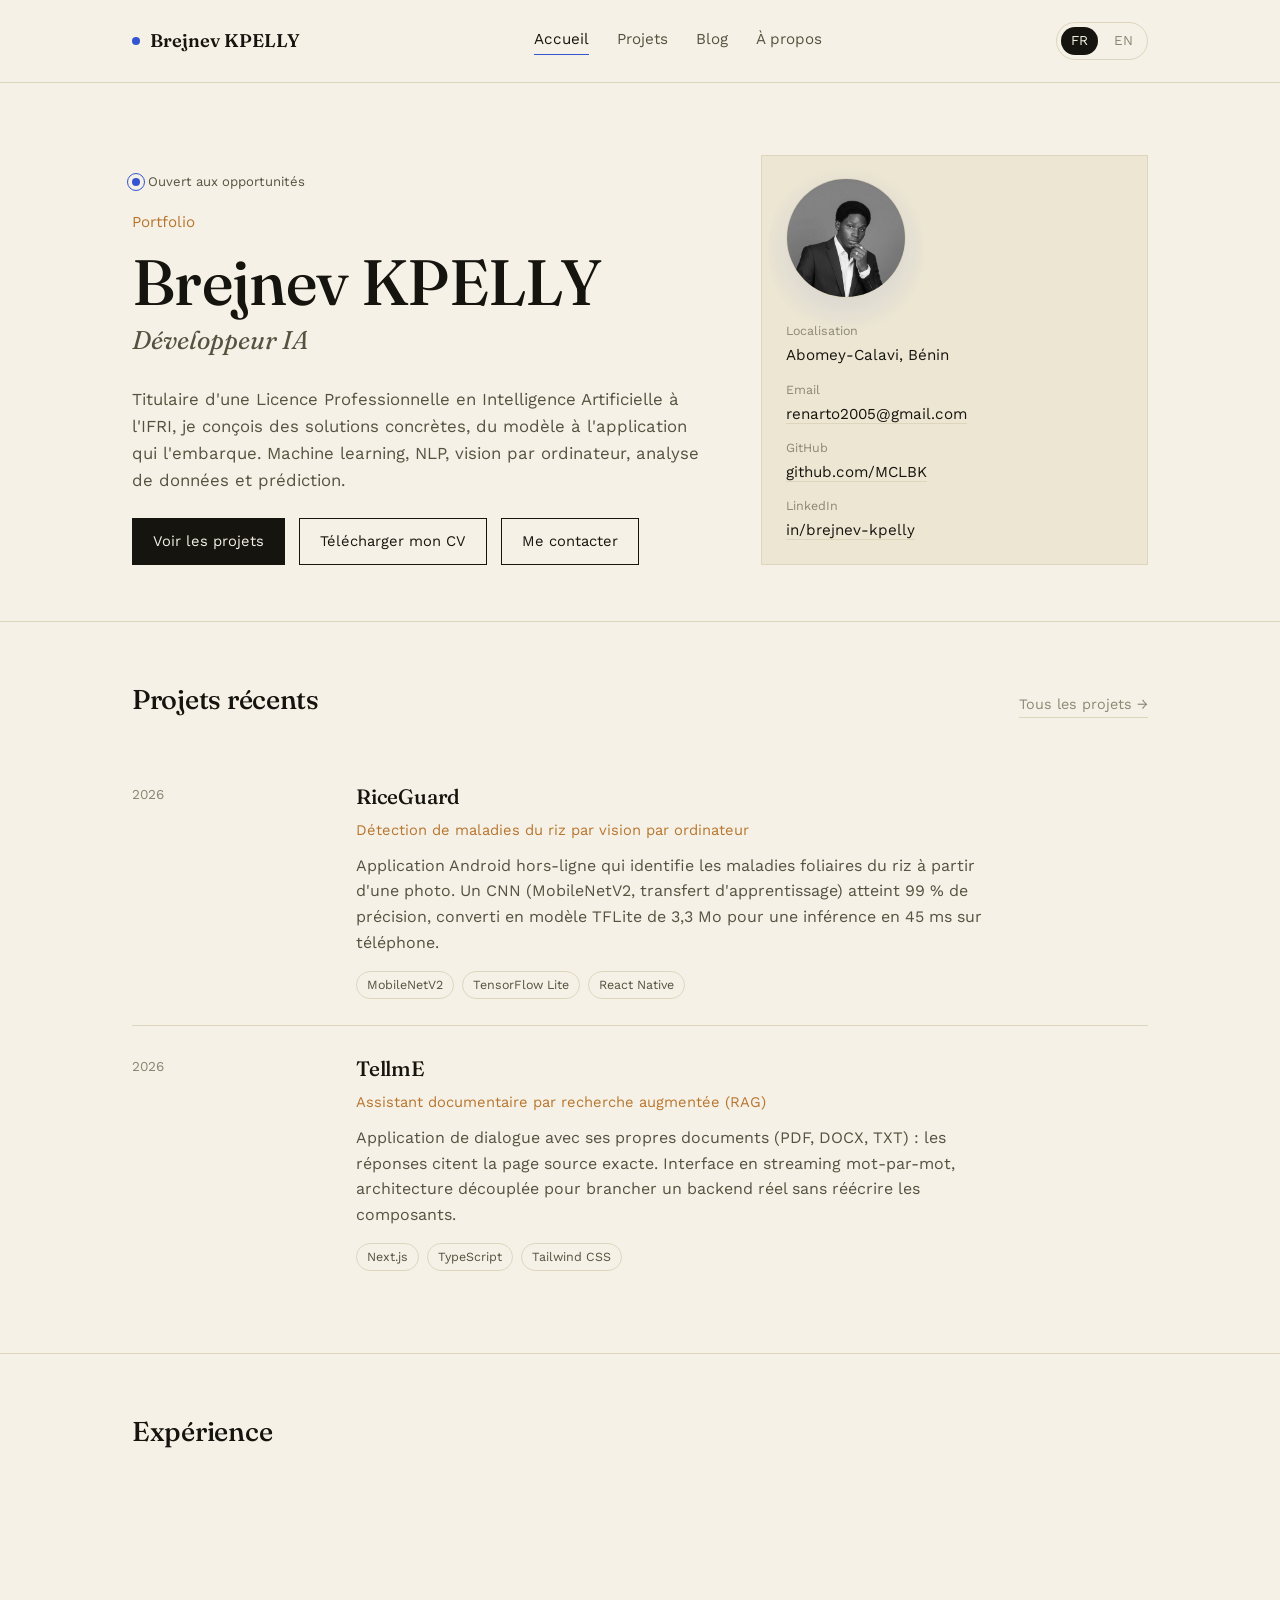
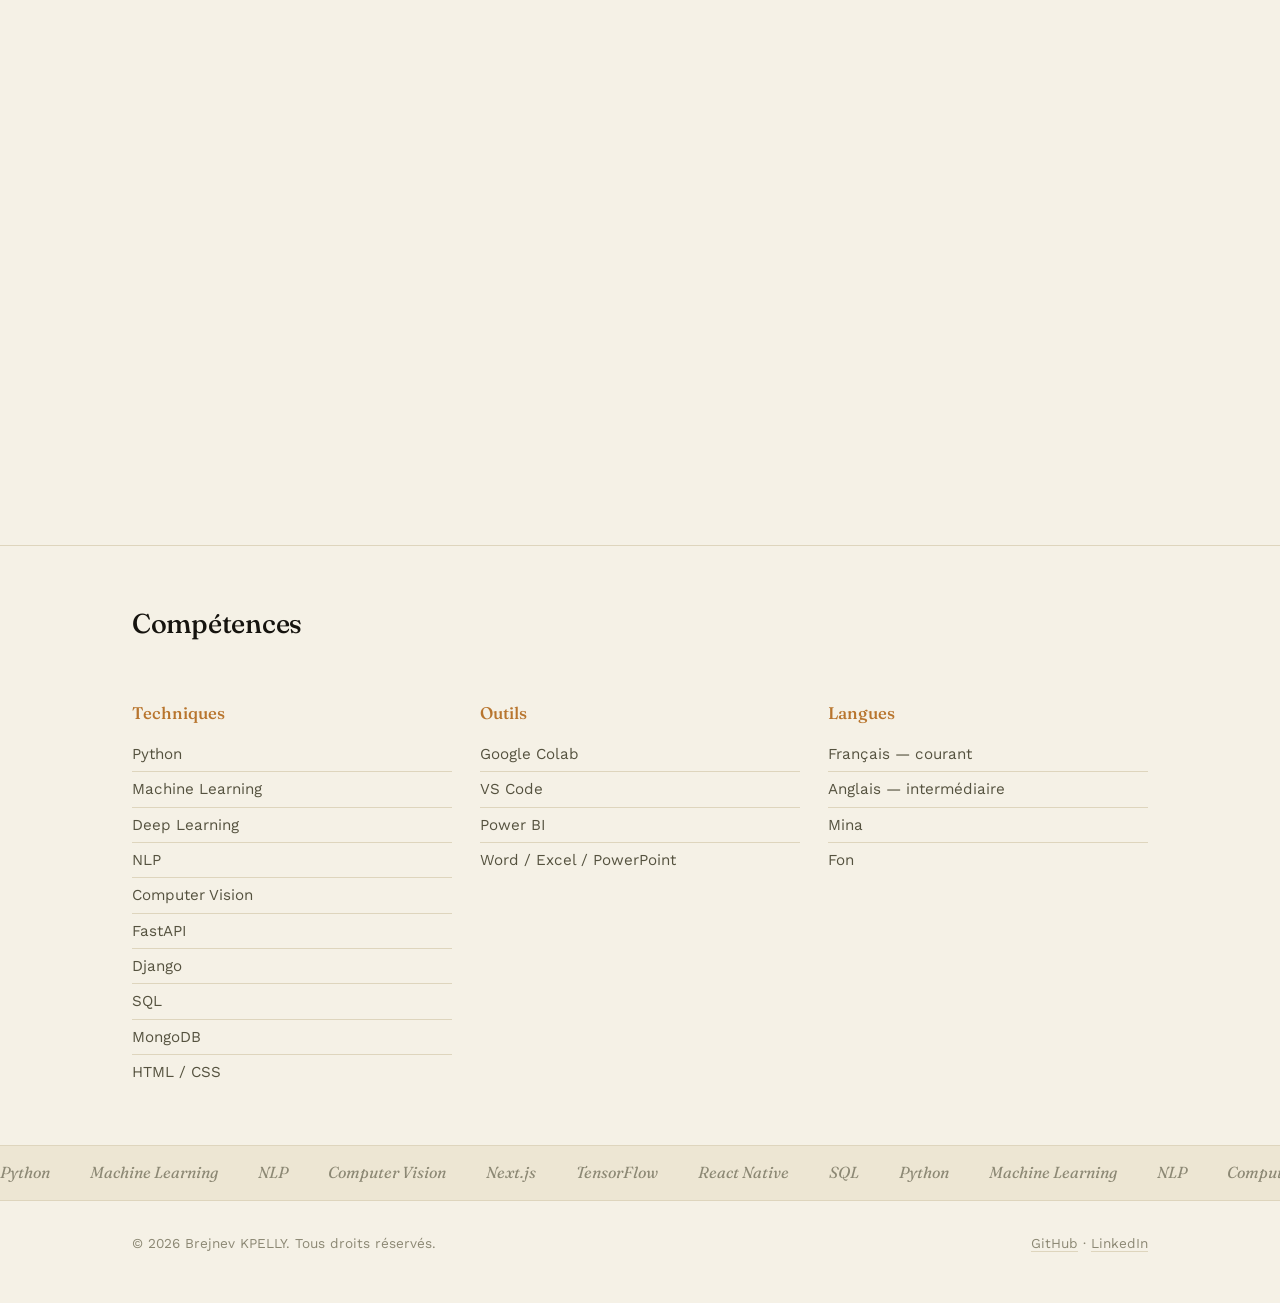
<file: index.html>
<!DOCTYPE html>
<html lang="fr">
<head>
<meta charset="UTF-8">
<meta name="viewport" content="width=device-width, initial-scale=1.0">
<title>Brejnev KPELLY — Développeur IA</title>
<meta name="description" content="Brejnev KPELLY, développeur IA basé à Abomey-Calavi, Bénin. Machine learning, NLP, vision par ordinateur, développement full-stack.">
<link rel="icon" href="data:,">
<link rel="stylesheet" href="css/style.css">
</head>
<body>

<header class="site">
  <div class="shell">
    <a href="index.html" class="mark"><span class="dot"></span>Brejnev KPELLY</a>
    <nav class="primary">
      <a href="index.html" data-i18n="nav.home">Accueil</a>
      <a href="projects.html" data-i18n="nav.projects">Projets</a>
      <a href="blog.html" data-i18n="nav.blog">Blog</a>
      <a href="about.html" data-i18n="nav.about">À propos</a>
    </nav>
    <div class="lang-toggle">
      <button data-lang="fr">FR</button>
      <button data-lang="en">EN</button>
    </div>
  </div>
</header>

<section class="hero" style="border-bottom:1px solid var(--line); padding-bottom:56px;">
  <div class="shell">
    <div>
      <span class="status-pill"><span class="ping"></span><span data-i18n="hero.status">Ouvert aux opportunités</span></span>
      <span class="hero-eyebrow" data-i18n="hero.eyebrow">Portfolio</span>
      <h1>Brejnev KPELLY</h1>
      <p class="role" data-i18n="hero.role">Développeur IA </p>
      <p class="intro" data-i18n="hero.intro">Titulaire d'une Licence Professionnelle en Intelligence Artificielle à l'IFRI, je conçois des solutions concrètes, du modèle à l'application qui l'embarque. Machine learning, NLP, vision par ordinateur, analyse de données et prédiction.</p>
      <div class="hero-cta">
        <a class="btn primary" href="projects.html" data-i18n="hero.cta_projects">Voir les projets</a>
        <a class="btn" href="assets/CV_KPELLY_Brejnev.pdf" download data-i18n="hero.cta_cv">Télécharger mon CV</a>
        <a class="btn" href="about.html#contact" data-i18n="hero.cta_contact">Me contacter</a>
      </div>
    </div>
    <div class="hero-panel">
      <span class="avatar-wrap"><img class="avatar" src="assets\IMG_3068.jpeg" alt="Brejnev KPELLY"></span>
      <dl>
        <dt data-i18n="hero.location">Localisation</dt>
        <dd data-i18n="hero.location_value">Abomey-Calavi, Bénin</dd>
        <dt data-i18n="hero.email">Email</dt>
        <dd><a href="mailto:renarto2005@gmail.com">renarto2005@gmail.com</a></dd>
        <dt data-i18n="hero.github">GitHub</dt>
        <dd><a href="https://github.com/MCLBK" target="_blank" rel="noopener">github.com/MCLBK</a></dd>
        <dt data-i18n="hero.linkedin">LinkedIn</dt>
        <dd><a href="https://www.linkedin.com/in/brejnev-kpelly-991918427" target="_blank" rel="noopener">in/brejnev-kpelly</a></dd>
      </dl>
    </div>
  </div>
</section>

<section>
  <div class="shell">
    <div class="section-head">
      <h2 data-i18n="home.projects.title">Projets récents</h2>
      <a class="see-all" href="projects.html" data-i18n="home.projects.see_all">Tous les projets →</a>
    </div>
    <ul class="entry-list">
      <li class="entry">
        <span class="when">2026</span>
        <div>
          <h3 data-i18n="p.riceguard.title">RiceGuard</h3>
          <span class="role" data-i18n="p.riceguard.role">Détection de maladies du riz par vision par ordinateur</span>
          <p data-i18n="p.riceguard.desc">Application Android hors-ligne qui identifie les maladies foliaires du riz à partir d'une photo. Un CNN (MobileNetV2, transfert d'apprentissage) atteint 99 % de précision, converti en modèle TFLite de 3,3 Mo pour une inférence en 45 ms sur téléphone.</p>
          <div class="tags"><span>MobileNetV2</span><span>TensorFlow Lite</span><span>React Native</span></div>
        </div>
      </li>
      <li class="entry">
        <span class="when">2026</span>
        <div>
          <h3 data-i18n="p.tellme.title">TellmE</h3>
          <span class="role" data-i18n="p.tellme.role">Assistant documentaire par recherche augmentée (RAG)</span>
          <p data-i18n="p.tellme.desc">Application de dialogue avec ses propres documents (PDF, DOCX, TXT) : les réponses citent la page source exacte. Interface en streaming mot-par-mot, architecture découplée pour brancher un backend réel sans réécrire les composants.</p>
          <div class="tags"><span>Next.js</span><span>TypeScript</span><span>Tailwind CSS</span></div>
        </div>
      </li>

           <!-- Commentaire
     <li class="entry">
        <span class="when">2026</span>
        <div>
          <h3 data-i18n="p.ayestream.title">AyeStream</h3>
          <span class="role" data-i18n="p.ayestream.role">Marketplace SaaS de vente d'abonnements</span>
          <p data-i18n="p.ayestream.desc">Plateforme de vente d'abonnements streaming et outils IA, avec attribution automatique et sécurisée des comptes, paiement en ligne vérifié par signature, panneau d'administration complet.</p>
          <div class="tags"><span>Next.js</span><span>Supabase</span><span>Paiement en ligne</span></div>
        </div>
      </li>
      -->

    </ul>
  </div>
</section>

<section>
  <div class="shell">
    <div class="section-head">
      <h2 data-i18n="home.experience.title">Expérience</h2>
    </div>
    <ul class="entry-list">
      <li class="entry">
        <span class="when" data-i18n="exp1.when">Mai 2025 – Août 2025</span>
        <div>
          <h3 data-i18n="exp1.role">Stagiaire Développeur IA</h3>
          <span class="role" data-i18n="exp1.org">Ministère de l'Économie et des Finances, Cotonou</span>
          <p data-i18n="exp1.desc">Développement d'un système intelligent de gestion des missions officielles ; analyse et modélisation de données pour l'optimisation budgétaire ; intégration d'outils de prédiction des coûts en appui à la décision.</p>
        </div>
      </li>
      <li class="entry">
        <span class="when" data-i18n="exp2.when">Août 2024 – Septembre 2024</span>
        <div>
          <h3 data-i18n="exp2.role">Stagiaire Développeur IA</h3>
          <span class="role" data-i18n="exp2.org">Holding Bourjon Investment, Cotonou</span>
          <p data-i18n="exp2.desc">Contribution à un chatbot intelligent pour une application de mentorat ; création d'une application de traitement automatique de factures ; entraînement d'un modèle de prédiction.</p>
        </div>
      </li>
      <li class="entry">
        <span class="when" data-i18n="exp0.when">2026</span>
        <div>
          <h3 data-i18n="exp0.role">Stagiaire en développement d'agents IA</h3>
          <span class="role" data-i18n="exp0.org">PULSIA Group</span>
          <p data-i18n="exp0.desc">Développement d'un agent IA dédié à la réservation de voyages.</p>
        </div>
      </li>
    </ul>
  </div>
</section>

<section>
  <div class="shell">
    <div class="section-head">
      <h2 data-i18n="home.skills.title">Compétences</h2>
    </div>
    <div class="skills-grid">
      <div>
        <h4 data-i18n="skills.tech">Techniques</h4>
        <ul>
          <li>Python</li><li>Machine Learning</li><li>Deep Learning</li><li>NLP</li><li>Computer Vision</li><li>FastAPI</li><li>Django</li><li>SQL</li><li>MongoDB</li><li>HTML / CSS</li>
        </ul>
      </div>
      <div>
        <h4 data-i18n="skills.tools">Outils</h4>
        <ul>
          <li>Google Colab</li><li>VS Code</li><li>Power BI</li><li>Word / Excel / PowerPoint</li>
        </ul>
      </div>
      <div>
        <h4 data-i18n="skills.lang">Langues</h4>
        <ul>
          <li>Français — courant</li><li>Anglais — intermédiaire</li><li>Mina</li><li>Fon</li>
        </ul>
      </div>
    </div>
  </div>
</section>

<div class="marquee"><div class="marquee-track">
  <span>Python</span><span>Machine Learning</span><span>NLP</span><span>Computer Vision</span><span>Next.js</span><span>TensorFlow</span><span>React Native</span><span>SQL</span>
  <span>Python</span><span>Machine Learning</span><span>NLP</span><span>Computer Vision</span><span>Next.js</span><span>TensorFlow</span><span>React Native</span><span>SQL</span>
</div></div>
<footer class="site">
  <div class="shell">
    <span>© 2026 Brejnev KPELLY. <span data-i18n="footer.rights">Tous droits réservés.</span></span>
    <span><a href="https://github.com/MCLBK" target="_blank" rel="noopener">GitHub</a> · <a href="https://www.linkedin.com/in/brejnev-kpelly-991918427" target="_blank" rel="noopener">LinkedIn</a></span>
  </div>
</footer>

<script src="js/main.js"></script>
</body>
</html>
</file>
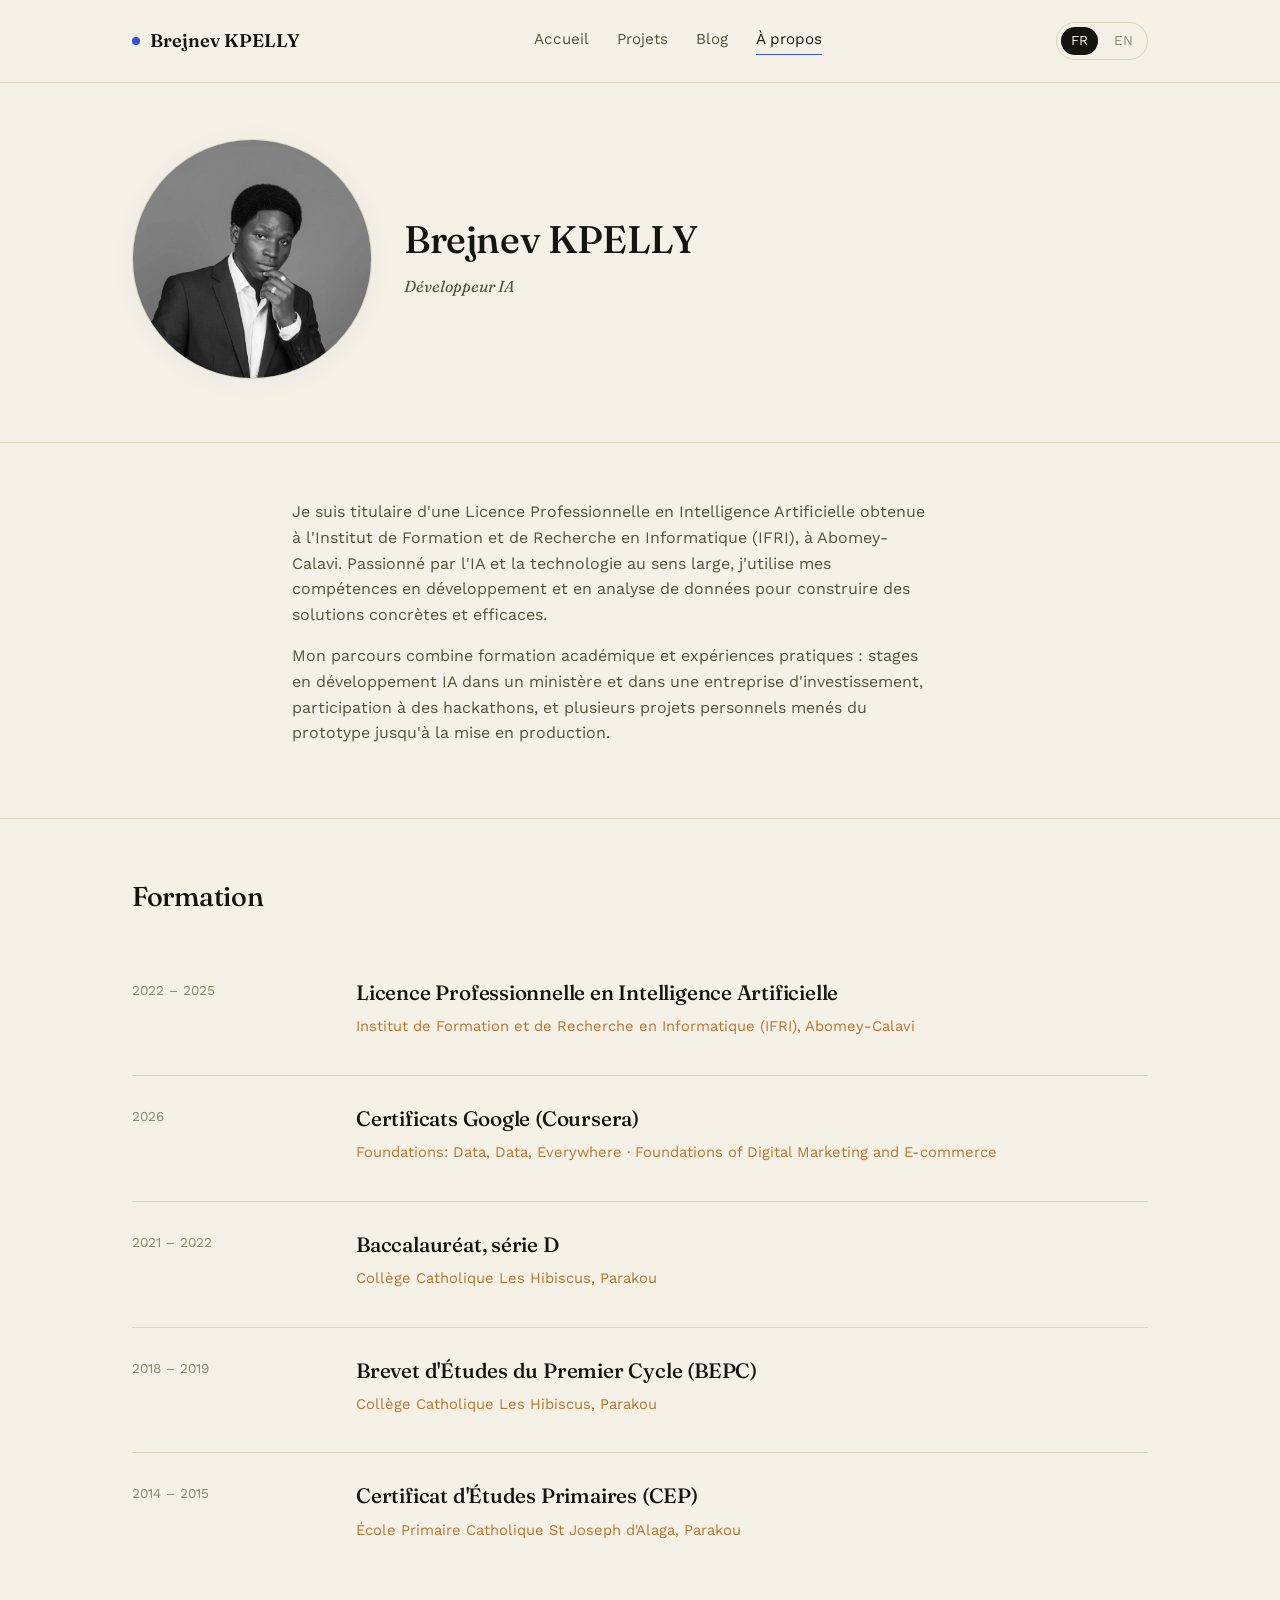
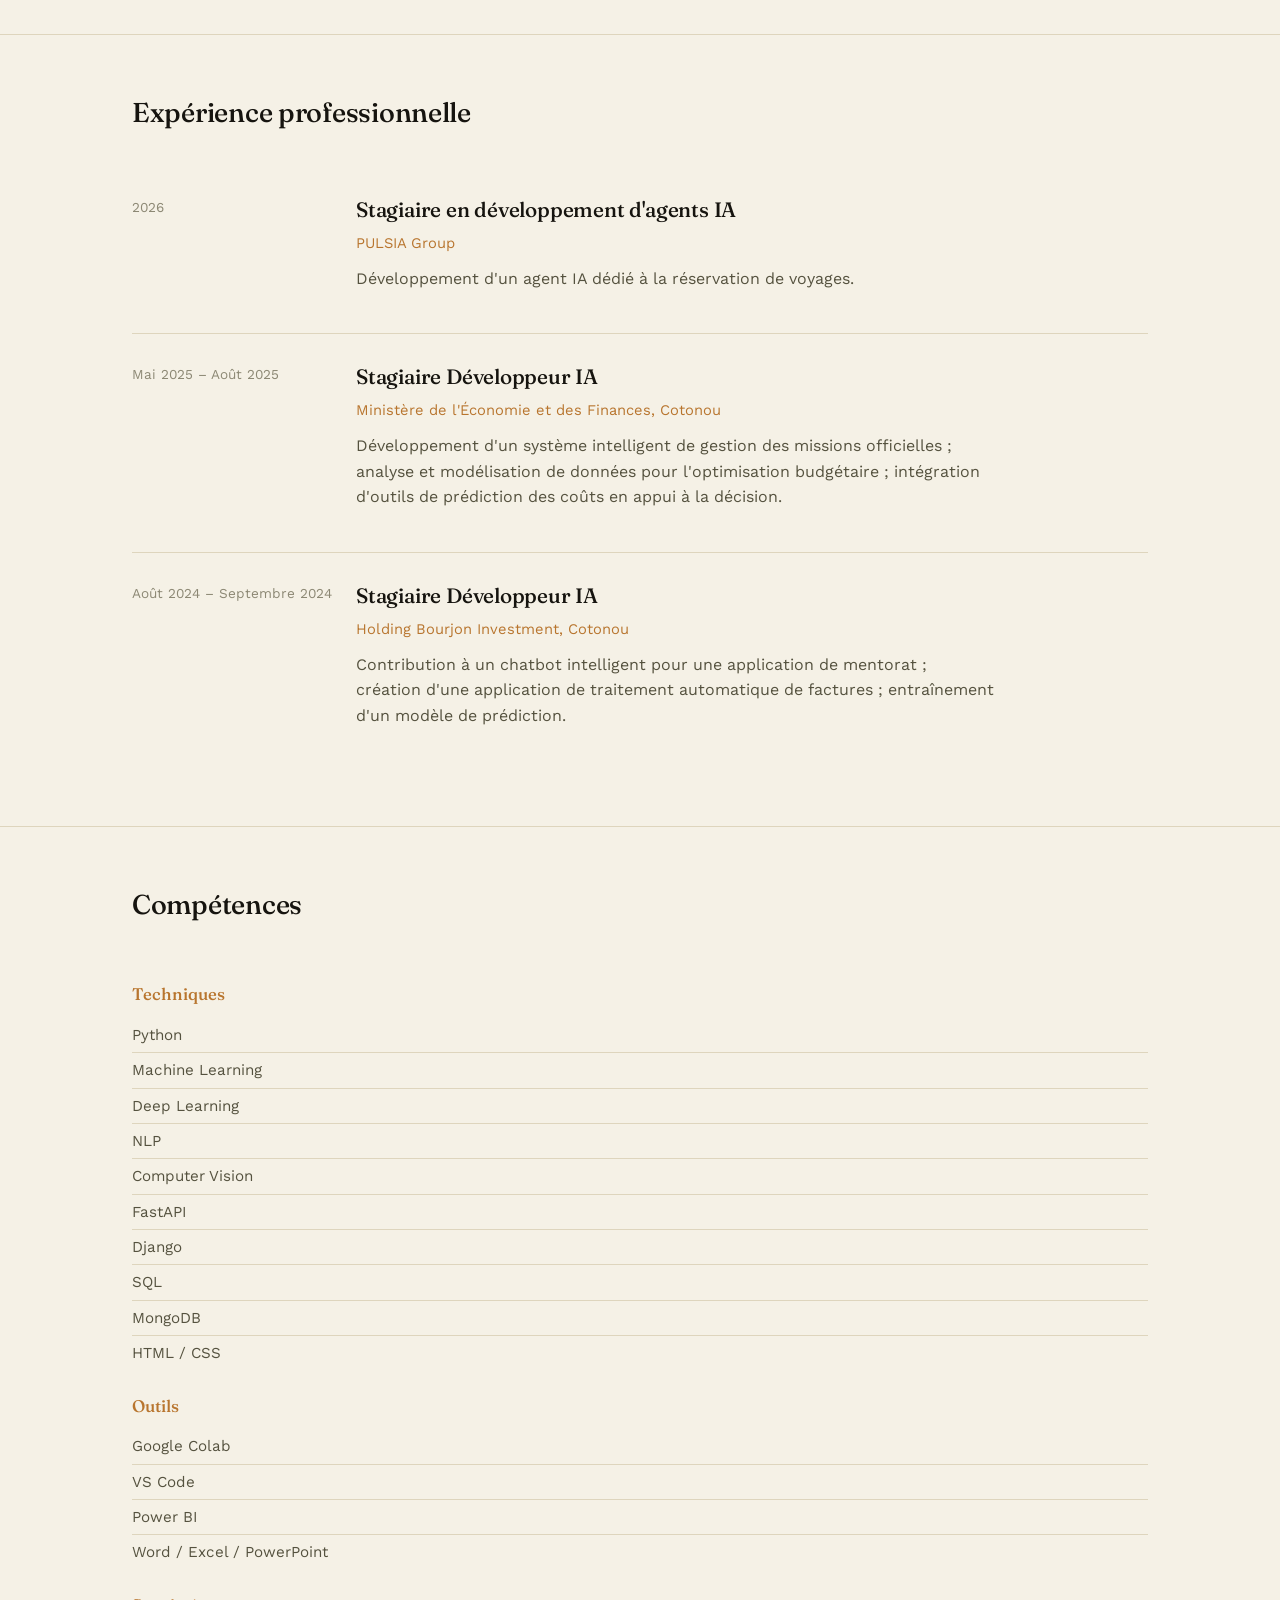
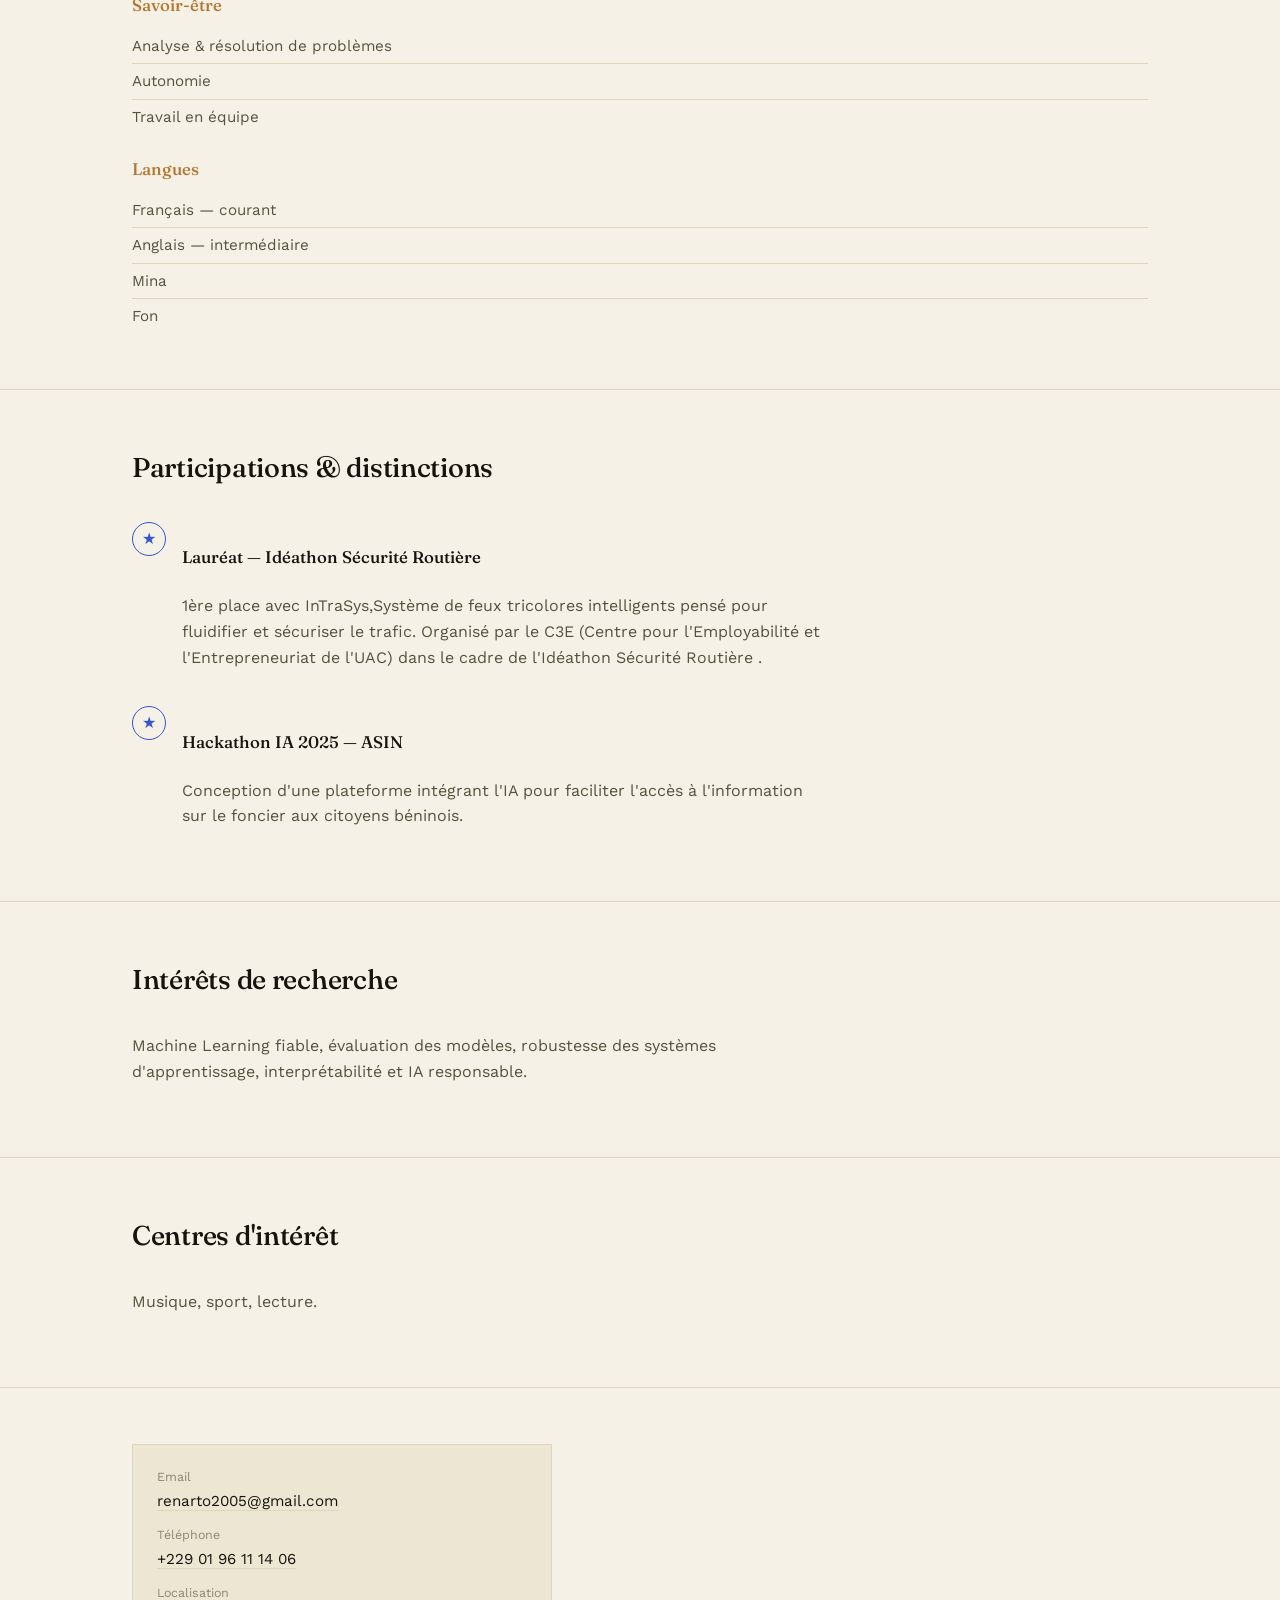
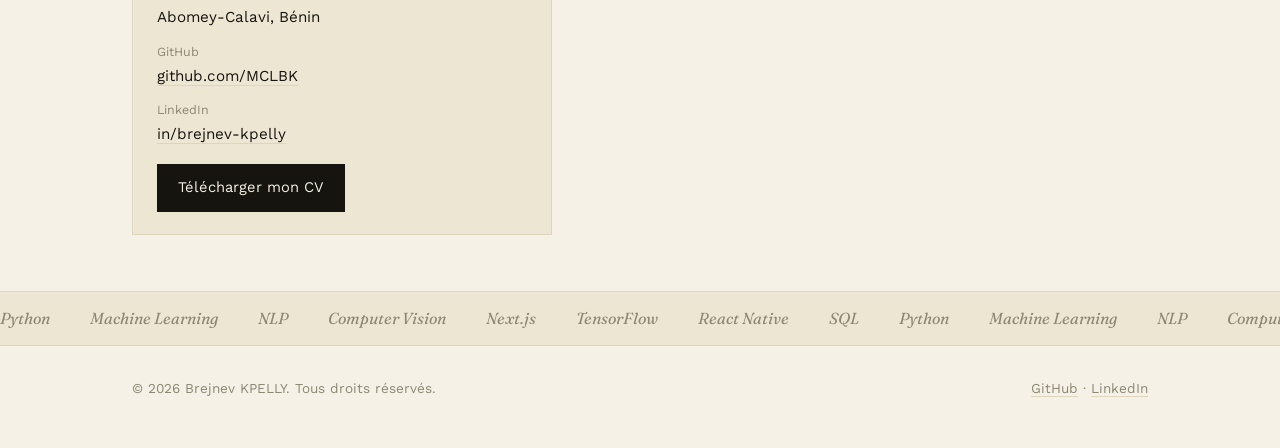
<file: about.html>
<!DOCTYPE html>
<html lang="fr">
<head>
<meta charset="UTF-8">
<meta name="viewport" content="width=device-width, initial-scale=1.0">
<title>À propos — Brejnev KPELLY</title>
<link rel="icon" href="data:,">
<link rel="stylesheet" href="css/style.css">
</head>
<body>

<header class="site">
  <div class="shell">
    <a href="index.html" class="mark"><span class="dot"></span>Brejnev KPELLY</a>
    <nav class="primary">
      <a href="index.html" data-i18n="nav.home">Accueil</a>
      <a href="projects.html" data-i18n="nav.projects">Projets</a>
      <a href="blog.html" data-i18n="nav.blog">Blog</a>
      <a href="about.html" data-i18n="nav.about" class="active">À propos</a>
    </nav>
    <div class="lang-toggle">
      <button data-lang="fr">FR</button>
      <button data-lang="en">EN</button>
    </div>
  </div>
</header>

<section style="padding-top:56px;">
  <div class="shell">
    <div class="about-hero">
      <span class="avatar-wrap"><img class="avatar" src="assets\IMG_3068.jpeg" alt="Brejnev KPELLY"></span>
      <div>
        <h1 style="font-size:2.4rem;">Brejnev KPELLY</h1>
        <p class="role" style="font-family:'Fraunces',serif; font-style:italic; color:var(--ink-soft); margin-top:4px;" data-i18n="about.role">Développeur IA</p>
      </div>
    </div>
  </div>
</section>

<section>
  <div class="shell prose">
    <p data-i18n="about.p1">Je suis titulaire d'une Licence Professionnelle en Intelligence Artificielle obtenue à l'Institut de Formation et de Recherche en Informatique (IFRI), à Abomey-Calavi. Passionné par l'IA et la technologie au sens large, j'utilise mes compétences en développement et en analyse de données pour construire des solutions concrètes et efficaces.</p>
    <p data-i18n="about.p2">Mon parcours combine formation académique et expériences pratiques : stages en développement IA dans un ministère et dans une entreprise d'investissement, participation à des hackathons, et plusieurs projets personnels menés du prototype jusqu'à la mise en production.</p>
  </div>
</section>

<section>
  <div class="shell">
    <div class="section-head"><h2 data-i18n="about.education">Formation</h2></div>
    <ul class="entry-list">
      <li class="entry"><span class="when" data-i18n="edu1.when">2022 – 2025</span>
        <div><h3 data-i18n="edu1.title">Licence Professionnelle en Intelligence Artificielle</h3>
        <span class="role" data-i18n="edu1.org">Institut de Formation et de Recherche en Informatique (IFRI), Abomey-Calavi</span></div>
      </li>
      <li class="entry"><span class="when" data-i18n="edu2.when">2026</span>
        <div><h3 data-i18n="edu2.title">Certificats Google (Coursera)</h3>
        <span class="role" data-i18n="edu2.org">Foundations: Data, Data, Everywhere · Foundations of Digital Marketing and E-commerce</span></div>
      </li>
      <li class="entry"><span class="when" data-i18n="edu3.when">2021 – 2022</span>
        <div><h3 data-i18n="edu3.title">Baccalauréat, série D</h3>
        <span class="role" data-i18n="edu3.org">Collège Catholique Les Hibiscus, Parakou</span></div>
      </li>
      <li class="entry"><span class="when" data-i18n="edu4.when">2018 – 2019</span>
        <div><h3 data-i18n="edu4.title">Brevet d'Études du Premier Cycle (BEPC)</h3>
        <span class="role" data-i18n="edu4.org">Collège Catholique Les Hibiscus, Parakou</span></div>
      </li>
      <li class="entry"><span class="when" data-i18n="edu5.when">2014 – 2015</span>
        <div><h3 data-i18n="edu5.title">Certificat d'Études Primaires (CEP)</h3>
        <span class="role" data-i18n="edu5.org">École Primaire Catholique St Joseph d'Alaga, Parakou</span></div>
      </li>
    </ul>
  </div>
</section>

<section>
  <div class="shell">
    <div class="section-head"><h2 data-i18n="about.experience">Expérience professionnelle</h2></div>
    <ul class="entry-list">

      <li class="entry">
        <span class="when" data-i18n="exp0.when">2026</span>
        <div>
          <h3 data-i18n="exp0.role">Stagiaire en développement d'agents IA</h3>
          <span class="role" data-i18n="exp0.org">PULSIA Group</span>
          <p data-i18n="exp0.desc">Développement d'un agent IA dédié à la réservation de voyages.</p>
        </div>
      </li>
      <li class="entry">
        <span class="when" data-i18n="exp1.when">Mai 2025 – Août 2025</span>
        <div>
          <h3 data-i18n="exp1.role">Stagiaire Développeur IA</h3>
          <span class="role" data-i18n="exp1.org">Ministère de l'Économie et des Finances, Cotonou</span>
          <p data-i18n="exp1.desc">Développement d'un système intelligent de gestion des missions officielles ; analyse et modélisation de données pour l'optimisation budgétaire ; intégration d'outils de prédiction des coûts en appui à la décision.</p>
        </div>
      </li>
      <li class="entry">
        <span class="when" data-i18n="exp2.when">Août 2024 – Septembre 2024</span>
        <div>
          <h3 data-i18n="exp2.role">Stagiaire Développeur IA</h3>
          <span class="role" data-i18n="exp2.org">Holding Bourjon Investment, Cotonou</span>
          <p data-i18n="exp2.desc">Contribution à un chatbot intelligent pour une application de mentorat ; création d'une application de traitement automatique de factures ; entraînement d'un modèle de prédiction.</p>
        </div>
      </li>
    </ul>
  </div>
</section>

<section>
  <div class="shell">
    <div class="section-head"><h2 data-i18n="about.skills">Compétences</h2></div>
    <div class="skills-grid">
      <div>
        <h4 data-i18n="skills.tech">Techniques</h4>
        <ul><li>Python</li><li>Machine Learning</li><li>Deep Learning</li><li>NLP</li><li>Computer Vision</li><li>FastAPI</li><li>Django</li><li>SQL</li><li>MongoDB</li><li>HTML / CSS</li></ul>
      <div>
        <h4 data-i18n="skills.tools">Outils</h4>
        <ul><li>Google Colab</li><li>VS Code</li><li>Power BI</li><li>Word / Excel / PowerPoint</li></ul>
      </div>
      <div>
        <h4 data-i18n="skills.soft">Savoir-être</h4>
        <ul><li>Analyse &amp; résolution de problèmes</li><li>Autonomie</li><li>Travail en équipe</li></ul>
      </div>
      <div>
        <h4 data-i18n="skills.lang">Langues</h4>
        <ul><li>Français — courant</li><li>Anglais — intermédiaire</li><li>Mina</li><li>Fon</li></ul>
      </div>
    </div>
  </div>
</section>

<section>
  <div class="shell">
    <div class="section-head"><h2 data-i18n="about.achievements">Participations &amp; distinctions</h2></div>
    <div class="achv">
      <div class="achv-item">
        <span class="badge">★</span>
        <div>
          <h4 data-i18n="achv1.title">Lauréat — Idéathon Sécurité Routière</h4>
          <p data-i18n="achv1.desc">1ère place avec InTraSys, un système de feux tricolores intelligents. Organisé par le C3E (Centre pour l'Employabilité et l'Entrepreneuriat de l'UAC).</p>
        </div>
      </div>
      <div class="achv-item">
        <span class="badge">★</span>
        <div>
          <h4 data-i18n="achv2.title">Hackathon IA 2025 — ASIN</h4>
          <p data-i18n="achv2.desc">Conception d'une plateforme intégrant l'IA pour faciliter l'accès à l'information sur le foncier aux citoyens béninois.</p>
        </div>
      </div>
    </div>
  </div>
</section>

<section>
  <div class="shell">
    <div class="section-head"><h2 data-i18n="about.research">Intérêts de recherche</h2></div>
    <p data-i18n="about.research_value">Machine Learning fiable, évaluation des modèles, robustesse des systèmes d'apprentissage, interprétabilité et IA responsable.</p>
  </div>
</section>
  
<section>
  <div class="shell">
    <div class="section-head"><h2 data-i18n="about.interests">Centres d'intérêt</h2></div>
    <p data-i18n="about.interests_value">Musique, sport, lecture.</p>
  </div>
</section>

<section id="contact" style="border-bottom:none;">
  <div class="shell">
    <div class="hero-panel" style="max-width:420px;">
      <dl>
        <dt data-i18n="hero.email">Email</dt>
        <dd><a href="mailto:renarto2005@gmail.com">renarto2005@gmail.com</a></dd>
        <dt data-i18n="hero.phone">Téléphone</dt>
        <dd><a href="tel:+22901961114">+229 01 96 11 14 06</a></dd>
        <dt data-i18n="hero.location">Localisation</dt>
        <dd data-i18n="hero.location_value">Abomey-Calavi, Bénin</dd>
        <dt data-i18n="hero.github">GitHub</dt>
        <dd><a href="https://github.com/MCLBK" target="_blank" rel="noopener">github.com/MCLBK</a></dd>
        <dt data-i18n="hero.linkedin">LinkedIn</dt>
        <dd><a href="https://www.linkedin.com/in/brejnev-kpelly-991918427" target="_blank" rel="noopener">in/brejnev-kpelly</a></dd>
      </dl>
      <div class="hero-cta" style="margin-top:18px;">
        <a class="btn primary" href="assets/CV_KPELLY_Brejnev.pdf" download data-i18n="hero.cta_cv">Télécharger mon CV</a>
      </div>
    </div>
  </div>
</section>

<div class="marquee"><div class="marquee-track">
  <span>Python</span><span>Machine Learning</span><span>NLP</span><span>Computer Vision</span><span>Next.js</span><span>TensorFlow</span><span>React Native</span><span>SQL</span>
  <span>Python</span><span>Machine Learning</span><span>NLP</span><span>Computer Vision</span><span>Next.js</span><span>TensorFlow</span><span>React Native</span><span>SQL</span>
</div></div>
<footer class="site">
  <div class="shell">
    <span>© 2026 Brejnev KPELLY. <span data-i18n="footer.rights">Tous droits réservés.</span></span>
    <span><a href="https://github.com/MCLBK" target="_blank" rel="noopener">GitHub</a> · <a href="https://www.linkedin.com/in/brejnev-kpelly-991918427" target="_blank" rel="noopener">LinkedIn</a></span>
  </div>
</footer>

<script src="js/main.js"></script>
</body>
</html>
</file>
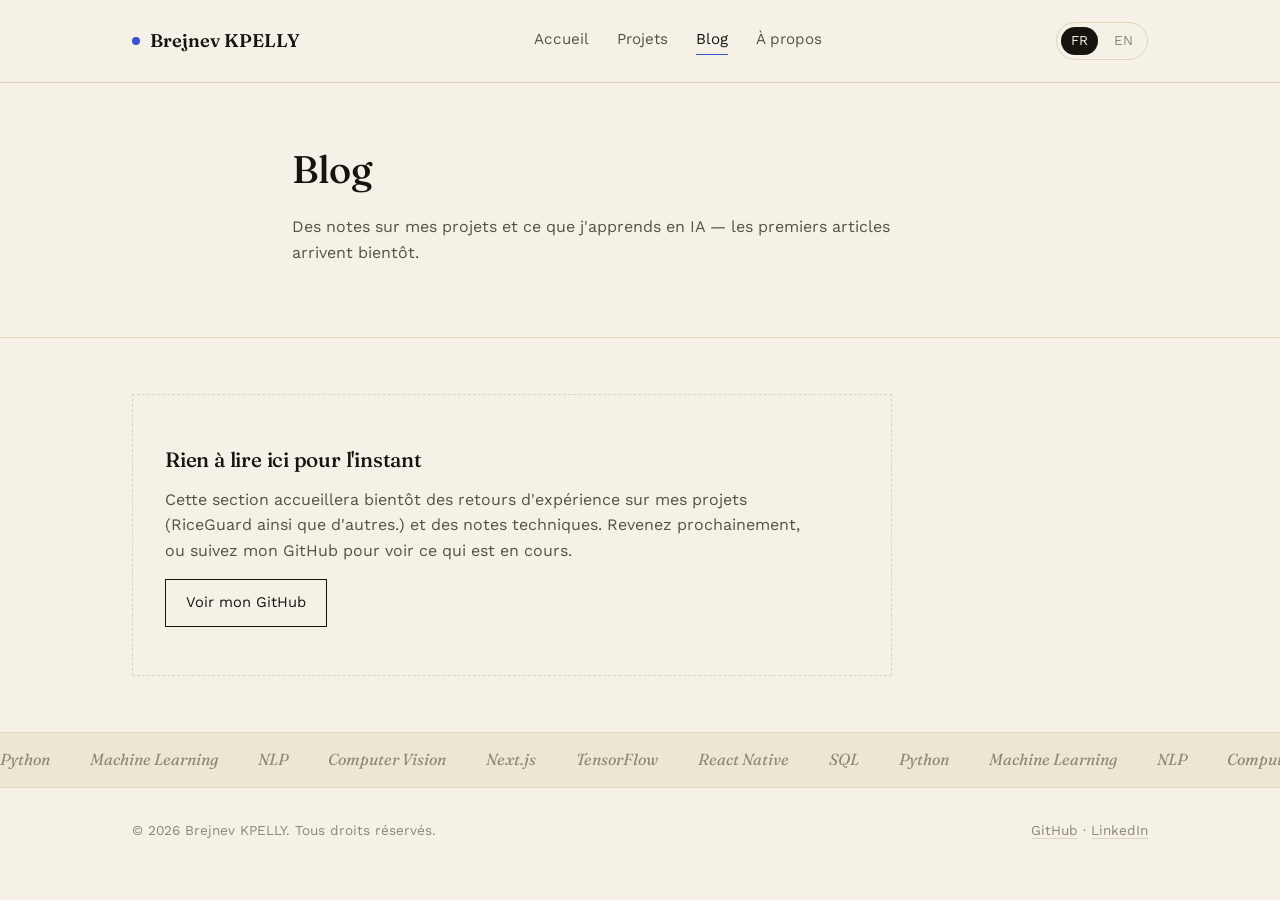
<file: blog.html>
<!DOCTYPE html>
<html lang="fr">
<head>
<meta charset="UTF-8">
<meta name="viewport" content="width=device-width, initial-scale=1.0">
<title>Blog — Brejnev KPELLY</title>
<link rel="icon" href="data:,">
<link rel="stylesheet" href="css/style.css">
</head>
<body>

<header class="site">
  <div class="shell">
    <a href="index.html" class="mark"><span class="dot"></span>Brejnev KPELLY</a>
    <nav class="primary">
      <a href="index.html" data-i18n="nav.home">Accueil</a>
      <a href="projects.html" data-i18n="nav.projects">Projets</a>
      <a href="blog.html" data-i18n="nav.blog">Blog</a>
      <a href="about.html" data-i18n="nav.about">À propos</a>
    </nav>
    <div class="lang-toggle">
      <button data-lang="fr">FR</button>
      <button data-lang="en">EN</button>
    </div>
  </div>
</header>

<section style="padding-top:56px;">
  <div class="shell prose">
    <h1 data-i18n="blog.page_title" style="font-size:2.4rem; margin-bottom:14px;">Blog</h1>
    <p data-i18n="blog.intro">Des notes sur mes projets et ce que j'apprends en IA — les premiers articles arrivent bientôt.</p>
  </div>
</section>

<section style="border-bottom:none;">
  <div class="shell">
    <div class="empty">
      <h3 data-i18n="blog.empty.title">Rien à lire ici pour l'instant</h3>
      <p data-i18n="blog.empty.desc">Cette section accueillera bientôt des retours d'expérience sur mes projets (RiceGuard ainsi que d'autres.) et des notes techniques. Revenez prochainement, ou suivez mon GitHub pour voir ce qui se prépare.</p>
      <a class="btn" href="https://github.com/MCLBK" target="_blank" rel="noopener" data-i18n="blog.empty.cta">Voir mon GitHub</a>
    </div>
  </div>
</section>

<div class="marquee"><div class="marquee-track">
  <span>Python</span><span>Machine Learning</span><span>NLP</span><span>Computer Vision</span><span>Next.js</span><span>TensorFlow</span><span>React Native</span><span>SQL</span>
  <span>Python</span><span>Machine Learning</span><span>NLP</span><span>Computer Vision</span><span>Next.js</span><span>TensorFlow</span><span>React Native</span><span>SQL</span>
</div></div>
<footer class="site">
  <div class="shell">
    <span>© 2026 Brejnev KPELLY. <span data-i18n="footer.rights">Tous droits réservés.</span></span>
    <span><a href="https://github.com/MCLBK" target="_blank" rel="noopener">GitHub</a> · <a href="https://www.linkedin.com/in/brejnev-kpelly-991918427" target="_blank" rel="noopener">LinkedIn</a></span>
  </div>
</footer>

<script src="js/main.js"></script>
</body>
</html>
</file>
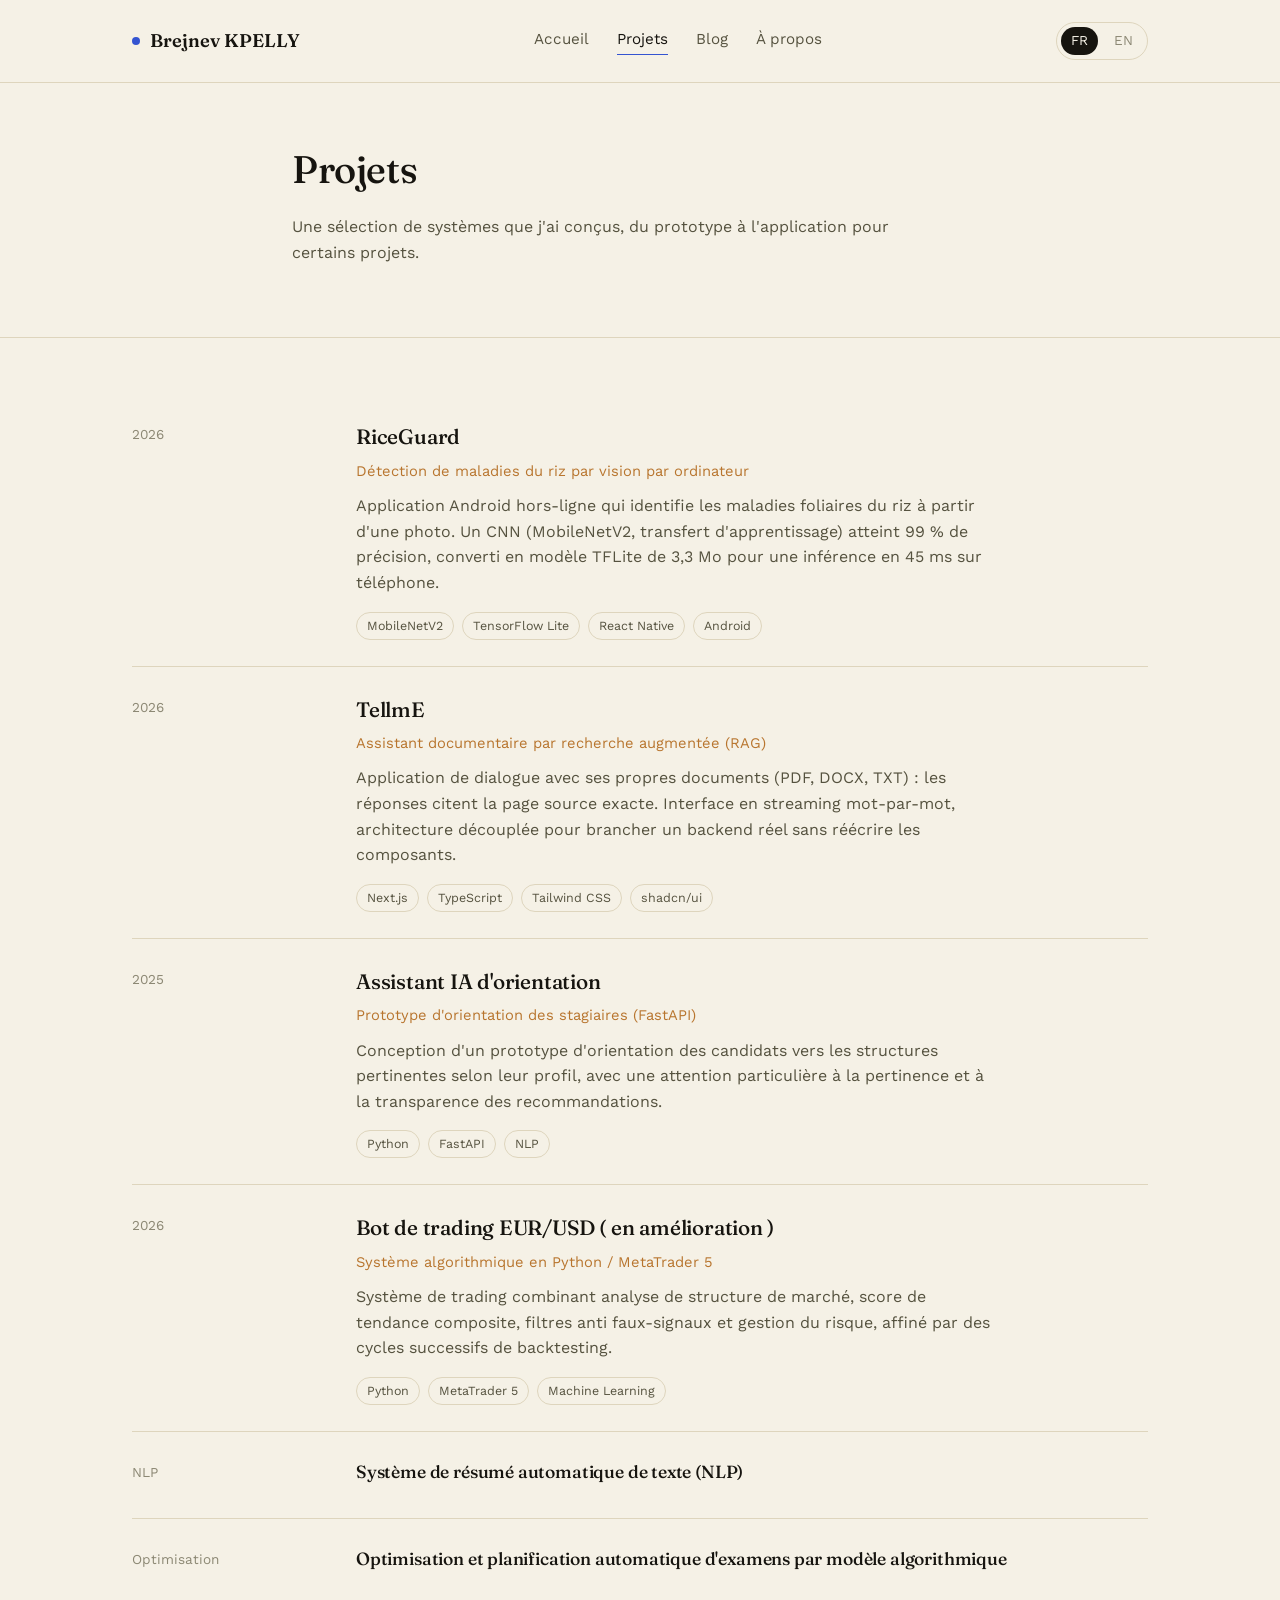
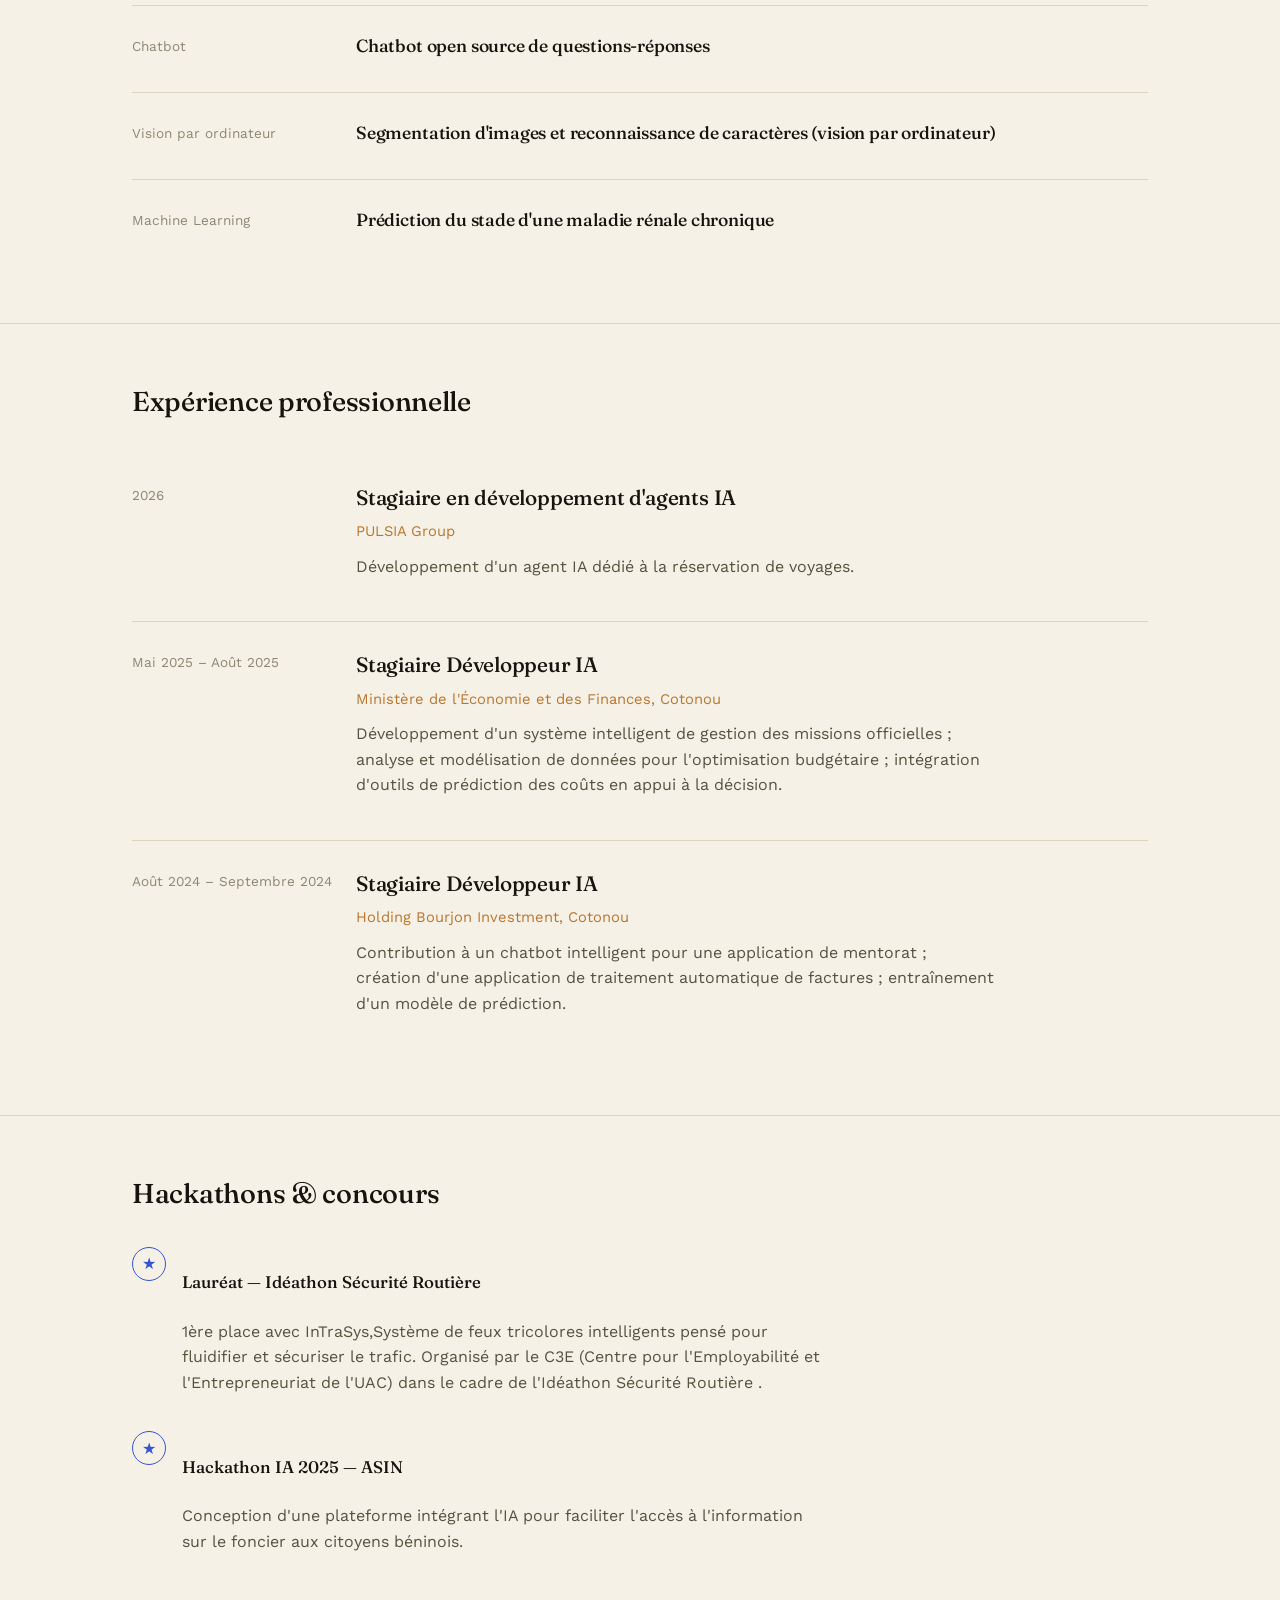
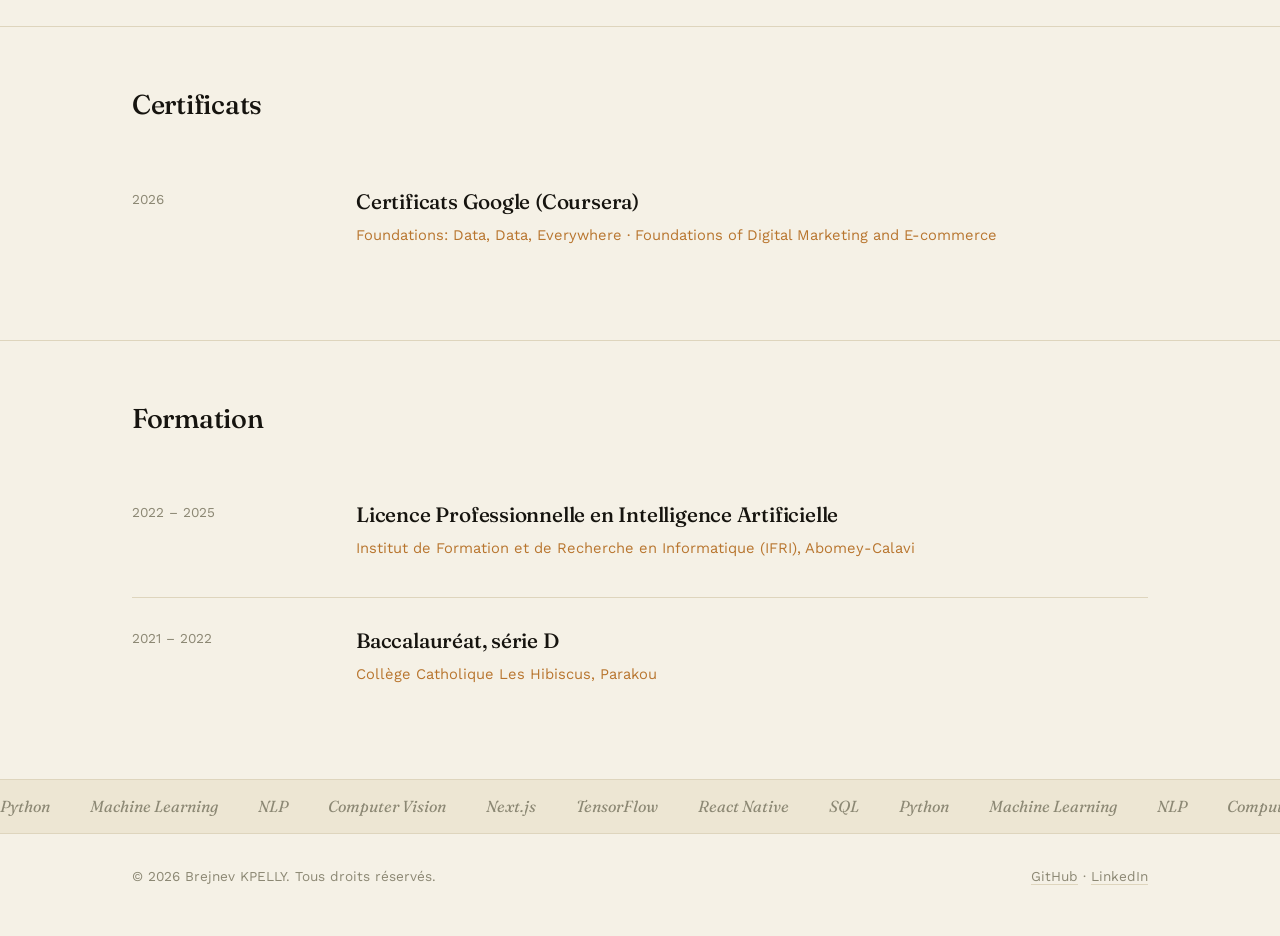
<file: projects.html>
<!DOCTYPE html>
<html lang="fr">
<head>
<meta charset="UTF-8">
<meta name="viewport" content="width=device-width, initial-scale=1.0">
<title>Projets — Brejnev KPELLY</title>
<link rel="icon" href="data:,">
<link rel="stylesheet" href="css/style.css">
</head>
<body>

<header class="site">
  <div class="shell">
    <a href="index.html" class="mark"><span class="dot"></span>Brejnev KPELLY</a>
    <nav class="primary">
      <a href="index.html" data-i18n="nav.home">Accueil</a>
      <a href="projects.html" data-i18n="nav.projects">Projets</a>
      <a href="blog.html" data-i18n="nav.blog">Blog</a>
      <a href="about.html" data-i18n="nav.about">À propos</a>
    </nav>
    <div class="lang-toggle">
      <button data-lang="fr">FR</button>
      <button data-lang="en">EN</button>
    </div>
  </div>
</header>

<section style="padding-top:56px;">
  <div class="shell prose">
    <h1 data-i18n="projects.page_title" style="font-size:2.4rem; margin-bottom:14px;">Projets</h1>
    <p data-i18n="projects.intro">Une sélection de systèmes que j'ai conçus, du prototype à l'application pour certains projets.</p>
  </div>
</section>

<section>
  <div class="shell">
    <ul class="entry-list">

      <li class="entry">
        <span class="when">2026</span>
        <div>
          <h3 data-i18n="p.riceguard.title">RiceGuard</h3>
          <span class="role" data-i18n="p.riceguard.role">Détection de maladies du riz par vision par ordinateur</span>
          <p data-i18n="p.riceguard.desc">Application Android hors-ligne qui identifie les maladies foliaires du riz à partir d'une photo. Un CNN (MobileNetV2, transfert d'apprentissage) atteint 99 % de précision, converti en modèle TFLite de 3,3 Mo pour une inférence en 45 ms sur téléphone.</p>
          <div class="tags"><span>MobileNetV2</span><span>TensorFlow Lite</span><span>React Native</span><span>Android</span></div>
        </div>
      </li>

      <li class="entry">
        <span class="when">2026</span>
        <div>
          <h3 data-i18n="p.tellme.title">TellmE</h3>
          <span class="role" data-i18n="p.tellme.role">Assistant documentaire par recherche augmentée (RAG)</span>
          <p data-i18n="p.tellme.desc">Application de dialogue avec ses propres documents (PDF, DOCX, TXT) : les réponses citent la page source exacte. Interface en streaming mot-par-mot, architecture découplée pour brancher un backend réel sans réécrire les composants.</p>
          <div class="tags"><span>Next.js</span><span>TypeScript</span><span>Tailwind CSS</span><span>shadcn/ui</span></div>
        </div>
      </li>

      <li class="entry">
        <span class="when">2025</span>
        <div>
          <h3 data-i18n="p.mef.title">Assistant IA d'orientation</h3>
          <span class="role" data-i18n="p.mef.role">Prototype d'orientation des stagiaires (FastAPI)</span>
          <p data-i18n="p.mef.desc">Conception d'un prototype d'orientation des candidats vers les structures pertinentes selon leur profil, avec une attention particulière à la pertinence et à la transparence des recommandations.</p>
          <div class="tags"><span>Python</span><span>FastAPI</span><span>NLP</span></div>
        </div>
      </li>
            <!-- Commentaire
      <li class="entry">
        <span class="when">2026</span>
        <div>
          <h3 data-i18n="p.ayestream.title">AyeStream</h3>
          <span class="role" data-i18n="p.ayestream.role">Marketplace SaaS de vente d'abonnements</span>
          <p data-i18n="p.ayestream.desc">Plateforme de vente d'abonnements streaming et outils IA, avec attribution automatique et sécurisée des comptes, paiement en ligne vérifié par signature, panneau d'administration complet.</p>
          <div class="tags"><span>Next.js</span><span>Supabase</span><span>PostgreSQL</span><span>Admin panel</span></div>
        </div>
      </li>
      -->

            <!-- Commentaire : Projet InTraSys retiré de la liste des projets (déplacé vers Hackathons & concours)
      <li class="entry">
        <span class="when">2025</span>
        <div>
          <h3 data-i18n="p.intrasys.title">InTraSys</h3>
          <span class="role" data-i18n="p.intrasys.role">Feux de signalisation intelligents pour la sécurité routière</span>
          <p data-i18n="p.intrasys.desc">Système de feux tricolores intelligents pensé pour fluidifier et sécuriser le trafic. Projet primé — 1ère place à l'Idéathon Sécurité Routière du C3E (UAC).</p>
          <div class="tags"><span>Systèmes embarqués</span><span>Optimisation</span></div>
        </div>
      </li>
      -->

      <li class="entry">
        <span class="when">2026</span>
        <div>
          <h3 data-i18n="p.eurusd.title">Bot de trading EUR/USD (En amékioration)</h3>
          <span class="role" data-i18n="p.eurusd.role">Système algorithmique en Python / MetaTrader 5</span>
          <p data-i18n="p.eurusd.desc">Système de trading combinant analyse de structure de marché, score de tendance composite, filtres anti faux-signaux et gestion du risque, affiné par des cycles successifs de backtesting.</p>
          <div class="tags"><span>Python</span><span>MetaTrader 5</span><span>Machine Learning</span></div>
        </div>
      </li>

      <li class="entry">
        <span class="when">NLP</span>
        <div><h3 data-i18n="p.other1" style="font-size:1.1rem;">Système de résumé automatique de texte (NLP)</h3></div>
      </li>

      <li class="entry">
        <span class="when" data-i18n="p.other2.domain">Optimisation</span>
        <div><h3 data-i18n="p.other2" style="font-size:1.1rem;">Optimisation et planification automatique d'examens par modèle algorithmique</h3></div>
      </li>

      <li class="entry">
        <span class="when">Chatbot</span>
        <div><h3 data-i18n="p.other3" style="font-size:1.1rem;">Chatbot open source de questions-réponses</h3></div>
      </li>

      <li class="entry">
        <span class="when" data-i18n="p.other4.domain">Vision par ordinateur</span>
        <div><h3 data-i18n="p.other4" style="font-size:1.1rem;">Segmentation d'images et reconnaissance de caractères (vision par ordinateur)</h3></div>
      </li>

      <li class="entry">
        <span class="when">Machine Learning</span>
        <div><h3 data-i18n="p.other5" style="font-size:1.1rem;">Prédiction du stade d'une maladie rénale chronique</h3></div>
      </li>

    </ul>
  </div>
</section>

<section>
  <div class="shell">
    <div class="section-head"><h2 data-i18n="about.experience">Expérience professionnelle</h2></div>
    <ul class="entry-list">

      <li class="entry">
        <span class="when" data-i18n="exp0.when">2026</span>
        <div>
          <h3 data-i18n="exp0.role">Stagiaire en développement d'agents IA</h3>
          <span class="role" data-i18n="exp0.org">PULSIA Group</span>
          <p data-i18n="exp0.desc">Développement d'un agent IA dédié à la réservation de voyages.</p>
        </div>
      </li>
      <li class="entry">
        <span class="when" data-i18n="exp1.when">Mai 2025 – Août 2025</span>
        <div>
          <h3 data-i18n="exp1.role">Stagiaire Développeur IA</h3>
          <span class="role" data-i18n="exp1.org">Ministère de l'Économie et des Finances, Cotonou</span>
          <p data-i18n="exp1.desc">Développement d'un système intelligent de gestion des missions officielles ; analyse et modélisation de données pour l'optimisation budgétaire ; intégration d'outils de prédiction des coûts en appui à la décision.</p>
        </div>
      </li>
      <li class="entry">
        <span class="when" data-i18n="exp2.when">Août 2024 – Septembre 2024</span>
        <div>
          <h3 data-i18n="exp2.role">Stagiaire Développeur IA</h3>
          <span class="role" data-i18n="exp2.org">Holding Bourjon Investment, Cotonou</span>
          <p data-i18n="exp2.desc">Contribution à un chatbot intelligent pour une application de mentorat ; création d'une application de traitement automatique de factures ; entraînement d'un modèle de prédiction.</p>
        </div>
      </li>
    </ul>
  </div>
</section>

<section>
  <div class="shell">
    <div class="section-head"><h2 data-i18n="projects.hackathons">Hackathons &amp; concours</h2></div>
    <div class="achv">
      <div class="achv-item">
        <span class="badge">★</span>
        <div>
          <h4 data-i18n="achv1.title">Lauréat — Idéathon Sécurité Routière</h4>
          <p data-i18n="achv1.desc">1ère place avec InTraSys, Système de feux tricolores intelligents pensé pour fluidifier et sécuriser le trafic. Organisé par le C3E (Centre pour l'Employabilité et l'Entrepreneuriat de l'UAC) dans le cadre de l'Idéathon Sécurité Routière .</p>
        </div>
      </div>
      <div class="achv-item">
        <span class="badge">★</span>
        <div>
          <h4 data-i18n="achv2.title">Hackathon IA 2025 — ASIN</h4>
          <p data-i18n="achv2.desc">Conception d'une plateforme intégrant l'IA pour faciliter l'accès à l'information sur le foncier aux citoyens béninois.</p>
        </div>
      </div>
    </div>
  </div>
</section>

<section>
  <div class="shell">
    <div class="section-head"><h2 data-i18n="projects.certificates">Certificats</h2></div>
    <ul class="entry-list">
      <li class="entry">
        <span class="when" data-i18n="edu2.when">2026</span>
        <div>
          <h3 data-i18n="edu2.title">Certificats Google (Coursera)</h3>
          <span class="role" data-i18n="edu2.org">Foundations: Data, Data, Everywhere · Foundations of Digital Marketing and E-commerce</span>
        </div>
      </li>
    </ul>
  </div>
</section>

<section style="border-bottom:none;">
  <div class="shell">
    <div class="section-head"><h2 data-i18n="about.education">Formation</h2></div>
    <ul class="entry-list">
      <li class="entry">
        <span class="when" data-i18n="edu1.when">2022 – 2025</span>
        <div>
          <h3 data-i18n="edu1.title">Licence Professionnelle en Intelligence Artificielle</h3>
          <span class="role" data-i18n="edu1.org">Institut de Formation et de Recherche en Informatique (IFRI), Abomey-Calavi</span>
        </div>
      </li>
      <li class="entry">
        <span class="when" data-i18n="edu3.when">2021 – 2022</span>
        <div>
          <h3 data-i18n="edu3.title">Baccalauréat, série D</h3>
          <span class="role" data-i18n="edu3.org">Collège Catholique Les Hibiscus, Parakou</span>
        </div>
      </li>
    </ul>
  </div>
</section>

<div class="marquee"><div class="marquee-track">
  <span>Python</span><span>Machine Learning</span><span>NLP</span><span>Computer Vision</span><span>Next.js</span><span>TensorFlow</span><span>React Native</span><span>SQL</span>
  <span>Python</span><span>Machine Learning</span><span>NLP</span><span>Computer Vision</span><span>Next.js</span><span>TensorFlow</span><span>React Native</span><span>SQL</span>
</div></div>
<footer class="site">
  <div class="shell">
    <span>© 2026 Brejnev KPELLY. <span data-i18n="footer.rights">Tous droits réservés.</span></span>
    <span><a href="https://github.com/MCLBK" target="_blank" rel="noopener">GitHub</a> · <a href="https://www.linkedin.com/in/brejnev-kpelly-991918427" target="_blank" rel="noopener">LinkedIn</a></span>
  </div>
</footer>

<script src="js/main.js"></script>
</body>
</html>
</file>
<file: css/style.css>
/* ============================================================
   Brejnev KPELLY — Portfolio
   Design tokens
   ============================================================ */
@import url('https://fonts.googleapis.com/css2?family=Fraunces:ital,opsz,wght@0,9..144,400;0,9..144,500;0,9..144,600;1,9..144,500&family=Work+Sans:wght@400;500;600&display=swap');

:root{
  --bg: #F5F1E6;
  --surface: #EDE6D3;
  --ink: #16140F;
  --ink-soft: #55523F;
  --ink-faint: #8C8874;
  --accent: #3454D1;
  --accent-2: #B8752E;
  --line: #DED5BD;
  --max: 760px;
  --wide: 1080px;
}

*{ box-sizing:border-box; }
html{ scroll-behavior:smooth; }

body{
  margin:0;
  background:var(--bg);
  color:var(--ink);
  font-family:'Work Sans', sans-serif;
  font-size:16px;
  line-height:1.6;
  -webkit-font-smoothing:antialiased;
}

h1,h2,h3,.serif{
  font-family:'Fraunces', serif;
  font-weight:500;
  letter-spacing:-0.01em;
  margin:0;
}

a{ color:inherit; text-decoration:none; }

p{ margin:0 0 1em; color:var(--ink-soft); max-width:64ch; }

::selection{ background:var(--accent); color:#fff; }

/* focus visibility */
a:focus-visible, button:focus-visible{
  outline:2px solid var(--accent-2);
  outline-offset:3px;
}

@media (prefers-reduced-motion: reduce){
  *{ animation-duration:0.001ms !important; transition-duration:0.001ms !important; }
}

/* ---------- layout shells ---------- */
.shell{
  max-width:var(--wide);
  margin:0 auto;
  padding:0 32px;
}
.prose{ max-width:var(--max); }

/* ---------- header ---------- */
header.site{
  border-bottom:1px solid var(--line);
  padding:22px 0;
}
header.site .shell{
  display:flex;
  align-items:center;
  justify-content:space-between;
  gap:24px;
  flex-wrap:wrap;
}
.mark{
  font-family:'Fraunces', serif;
  font-weight:600;
  font-size:1.15rem;
  display:flex;
  align-items:center;
  gap:10px;
}
.mark .dot{
  width:8px; height:8px; border-radius:50%;
  background:var(--accent);
  display:inline-block;
}
nav.primary{
  display:flex;
  align-items:center;
  gap:28px;
  flex-wrap:wrap;
}
nav.primary a{
  font-size:0.95rem;
  color:var(--ink-soft);
  padding-bottom:3px;
  border-bottom:1px solid transparent;
  transition:color .15s ease, border-color .15s ease;
}
nav.primary a:hover, nav.primary a.active{
  color:var(--ink);
  border-color:var(--accent);
}
.lang-toggle{
  display:flex;
  align-items:center;
  gap:6px;
  font-size:0.85rem;
  color:var(--ink-faint);
  border:1px solid var(--line);
  border-radius:999px;
  padding:4px 4px;
}
.lang-toggle button{
  background:none;
  border:none;
  font:inherit;
  color:inherit;
  cursor:pointer;
  padding:3px 10px;
  border-radius:999px;
}
.lang-toggle button.active{
  background:var(--ink);
  color:var(--bg);
}

/* ---------- hero ---------- */
.hero{
  padding:72px 0 56px;
  border-bottom:1px solid var(--line);
}
.hero .shell{
  display:grid;
  grid-template-columns:1.5fr 1fr;
  gap:48px;
  align-items:end;
}
.hero-eyebrow{
  color:var(--accent-2);
  font-size:0.95rem;
  margin-bottom:14px;
  display:block;
}
.hero h1{
  font-size:clamp(2.4rem, 5vw, 4rem);
  line-height:1.02;
  opacity:0;
  transform:translateY(10px);
  animation:rise .7s ease forwards;
}
.hero .role{
  font-family:'Fraunces', serif;
  font-style:italic;
  font-size:clamp(1.2rem, 2.2vw, 1.6rem);
  color:var(--ink-soft);
  margin-top:6px;
  opacity:0;
  transform:translateY(10px);
  animation:rise .7s ease .12s forwards;
}
.hero p.intro{
  margin-top:22px;
  font-size:1.05rem;
  opacity:0;
  transform:translateY(10px);
  animation:rise .7s ease .22s forwards;
}
@keyframes rise{ to{ opacity:1; transform:translateY(0); } }

.hero-panel{
  border:1px solid var(--line);
  padding:22px 24px;
  background:var(--surface);
}
.hero-panel .avatar{
  width:120px; height:120px;
  border-radius:50%;
  border:1px solid var(--line);
  object-fit:cover;
  margin-bottom:16px;
  background:#fff;
}
.hero-panel dl{ margin:0; }
.hero-panel dt{
  font-size:0.78rem;
  color:var(--ink-faint);
  margin-top:12px;
}
.hero-panel dt:first-of-type{ margin-top:0; }
.hero-panel dd{
  margin:2px 0 0;
  font-size:0.95rem;
}
.hero-panel dd a{ border-bottom:1px solid var(--line); }
.hero-panel dd a:hover{ border-color:var(--accent); color:var(--accent); }

.hero-cta{
  margin-top:24px;
  display:flex;
  gap:14px;
  flex-wrap:wrap;
}
.btn{
  display:inline-block;
  padding:11px 20px;
  border:1px solid var(--ink);
  font-size:0.92rem;
}
.btn.primary{ background:var(--ink); color:var(--bg); }
.btn.primary:hover{ background:var(--accent-2); border-color:var(--accent-2); }
.btn:not(.primary):hover{ border-color:var(--accent); color:var(--accent); }

/* ---------- sections ---------- */
section{ padding:56px 0; border-bottom:1px solid var(--line); }
section:last-of-type{ border-bottom:none; }
.section-head{
  display:flex;
  align-items:baseline;
  justify-content:space-between;
  gap:24px;
  margin-bottom:32px;
  flex-wrap:wrap;
}
.section-head h2{ font-size:1.7rem; }
.section-head .see-all{
  font-size:0.9rem;
  color:var(--ink-faint);
  border-bottom:1px solid var(--line);
}
.section-head .see-all:hover{ color:var(--accent); border-color:var(--accent); }

/* ---------- list entries (projects, experience) ---------- */
.entry-list{ list-style:none; margin:0; padding:0; }
.entry{
  padding:26px 0;
  border-top:1px solid var(--line);
  display:grid;
  grid-template-columns:200px 1fr;
  gap:24px;
}
.entry:first-child{ border-top:none; }
.entry .when{
  font-size:0.85rem;
  color:var(--ink-faint);
  padding-top:4px;
}
.entry h3{ font-size:1.3rem; margin-bottom:6px; }
.entry .role{ color:var(--accent-2); font-size:0.92rem; margin-bottom:10px; display:block; }
.entry .tags{
  margin-top:14px;
  display:flex;
  flex-wrap:wrap;
  gap:8px;
}
.entry .tags span{
  font-size:0.78rem;
  color:var(--ink-soft);
  border:1px solid var(--line);
  padding:3px 10px;
  border-radius:999px;
}
.entry .links{
  margin-top:14px;
  display:flex;
  gap:18px;
}
.entry .links a{
  font-size:0.88rem;
  border-bottom:1px solid var(--line);
}
.entry .links a:hover{ border-color:var(--accent); color:var(--accent); }

@media (max-width:640px){
  .entry{ grid-template-columns:1fr; gap:8px; }
  .hero .shell{ grid-template-columns:1fr; }
}

/* ---------- skills grid ---------- */
.skills-grid{
  display:grid;
  grid-template-columns:repeat(auto-fit, minmax(200px,1fr));
  gap:28px;
}
.skills-grid h4{
  font-family:'Fraunces', serif;
  font-weight:500;
  font-size:1.05rem;
  margin-bottom:10px;
  color:var(--accent-2);
}
.skills-grid ul{ list-style:none; margin:0; padding:0; }
.skills-grid li{
  color:var(--ink-soft);
  font-size:0.95rem;
  padding:5px 0;
  border-top:1px solid var(--line);
}
.skills-grid li:first-child{ border-top:none; }

/* ---------- achievements ---------- */
.achv{
  display:grid;
  gap:20px;
}
.achv-item{
  display:grid;
  grid-template-columns:auto 1fr;
  gap:16px;
  align-items:start;
}
.achv-item .badge{
  width:34px; height:34px;
  border:1px solid var(--accent);
  color:var(--accent);
  display:flex; align-items:center; justify-content:center;
  border-radius:50%;
  flex-shrink:0;
}
.achv-item h4{ font-family:'Fraunces', serif; font-weight:500; font-size:1.05rem; }
.achv-item p{ margin-top:4px; }

/* ---------- about page ---------- */
.about-hero{
  display:grid;
  grid-template-columns:auto 1fr;
  gap:32px;
  align-items:center;
}
.about-hero .avatar{
  width:240px; height:240px; border-radius:50%;
  border:1px solid var(--line);
  object-fit:cover;
  background:var(--surface);
}
@media (max-width:520px){
  .about-hero{ grid-template-columns:1fr; text-align:left; }
}

/* ---------- blog empty state ---------- */
.empty{
  border:1px dashed var(--line);
  padding:48px 32px;
  text-align:left;
  max-width:var(--max);
}
.empty h3{ font-size:1.3rem; margin-bottom:10px; }

/* ---------- footer ---------- */
footer.site{
  padding:32px 0 48px;
}
footer.site .shell{
  display:flex;
  justify-content:space-between;
  gap:16px;
  flex-wrap:wrap;
  font-size:0.85rem;
  color:var(--ink-faint);
}
footer.site a{ border-bottom:1px solid var(--line); }
footer.site a:hover{ color:var(--accent); border-color:var(--accent); }

/* ---------- status pill ---------- */
.status-pill{
  display:inline-flex;
  align-items:center;
  gap:8px;
  font-size:0.82rem;
  color:var(--ink-soft);
  margin-bottom:18px;
}
.status-pill .ping{
  position:relative;
  width:8px; height:8px;
  border-radius:50%;
  background:var(--accent);
  flex-shrink:0;
}
.status-pill .ping::after{
  content:"";
  position:absolute;
  inset:-5px;
  border-radius:50%;
  border:1px solid var(--accent);
  animation:ping 2.4s ease-out infinite;
}
@keyframes ping{
  0%{ transform:scale(0.6); opacity:0.9; }
  100%{ transform:scale(1.9); opacity:0; }
}

/* ---------- avatar glow ---------- */
.avatar-wrap{
  position:relative;
  display:inline-block;
}
.avatar-wrap::before{
  content:"";
  position:absolute;
  inset:-18px;
  background:radial-gradient(circle, rgba(52,84,209,0.20), rgba(52,84,209,0) 70%);
  border-radius:50%;
  animation:breathe 5s ease-in-out infinite;
  z-index:0;
}
.avatar-wrap img{ position:relative; z-index:1; }
@keyframes breathe{
  0%,100%{ transform:scale(0.94); opacity:0.8; }
  50%{ transform:scale(1.08); opacity:1; }
}

/* ---------- scroll reveal ---------- */
.reveal-init{
  opacity:0;
  transform:translateY(16px);
  transition:opacity .6s ease, transform .6s ease;
}
.reveal-init.reveal-in{
  opacity:1;
  transform:translateY(0);
}

/* ---------- entry hover accent ---------- */
.entry{ position:relative; transition:padding-left .25s ease; }
.entry::before{
  content:"";
  position:absolute;
  left:-14px; top:26px; bottom:26px;
  width:0;
  background:var(--accent);
  transition:width .25s ease;
}
.entry:hover::before{ width:3px; }
.entry:hover{ padding-left:12px; }
@media (max-width:640px){
  .entry:hover{ padding-left:0; }
  .entry::before{ display:none; }
}

/* ---------- button nudge ---------- */
.btn{ transition:background .15s ease, border-color .15s ease, color .15s ease, transform .15s ease; }
.btn:hover{ transform:translateX(2px); }
.see-all{ display:inline-block; transition:transform .15s ease, color .15s ease, border-color .15s ease; }
.see-all:hover{ transform:translateX(3px); }

/* ---------- marquee strip ---------- */
.marquee{
  border-top:1px solid var(--line);
  border-bottom:1px solid var(--line);
  overflow:hidden;
  padding:14px 0;
  background:var(--surface);
}
.marquee-track{
  display:flex;
  width:max-content;
  gap:40px;
  animation:marquee 28s linear infinite;
}
.marquee-track span{
  font-family:'Fraunces', serif;
  font-style:italic;
  font-size:1rem;
  color:var(--ink-faint);
  white-space:nowrap;
}
.marquee:hover .marquee-track{ animation-play-state:paused; }
@keyframes marquee{
  from{ transform:translateX(0); }
  to{ transform:translateX(-50%); }
}
</file>
